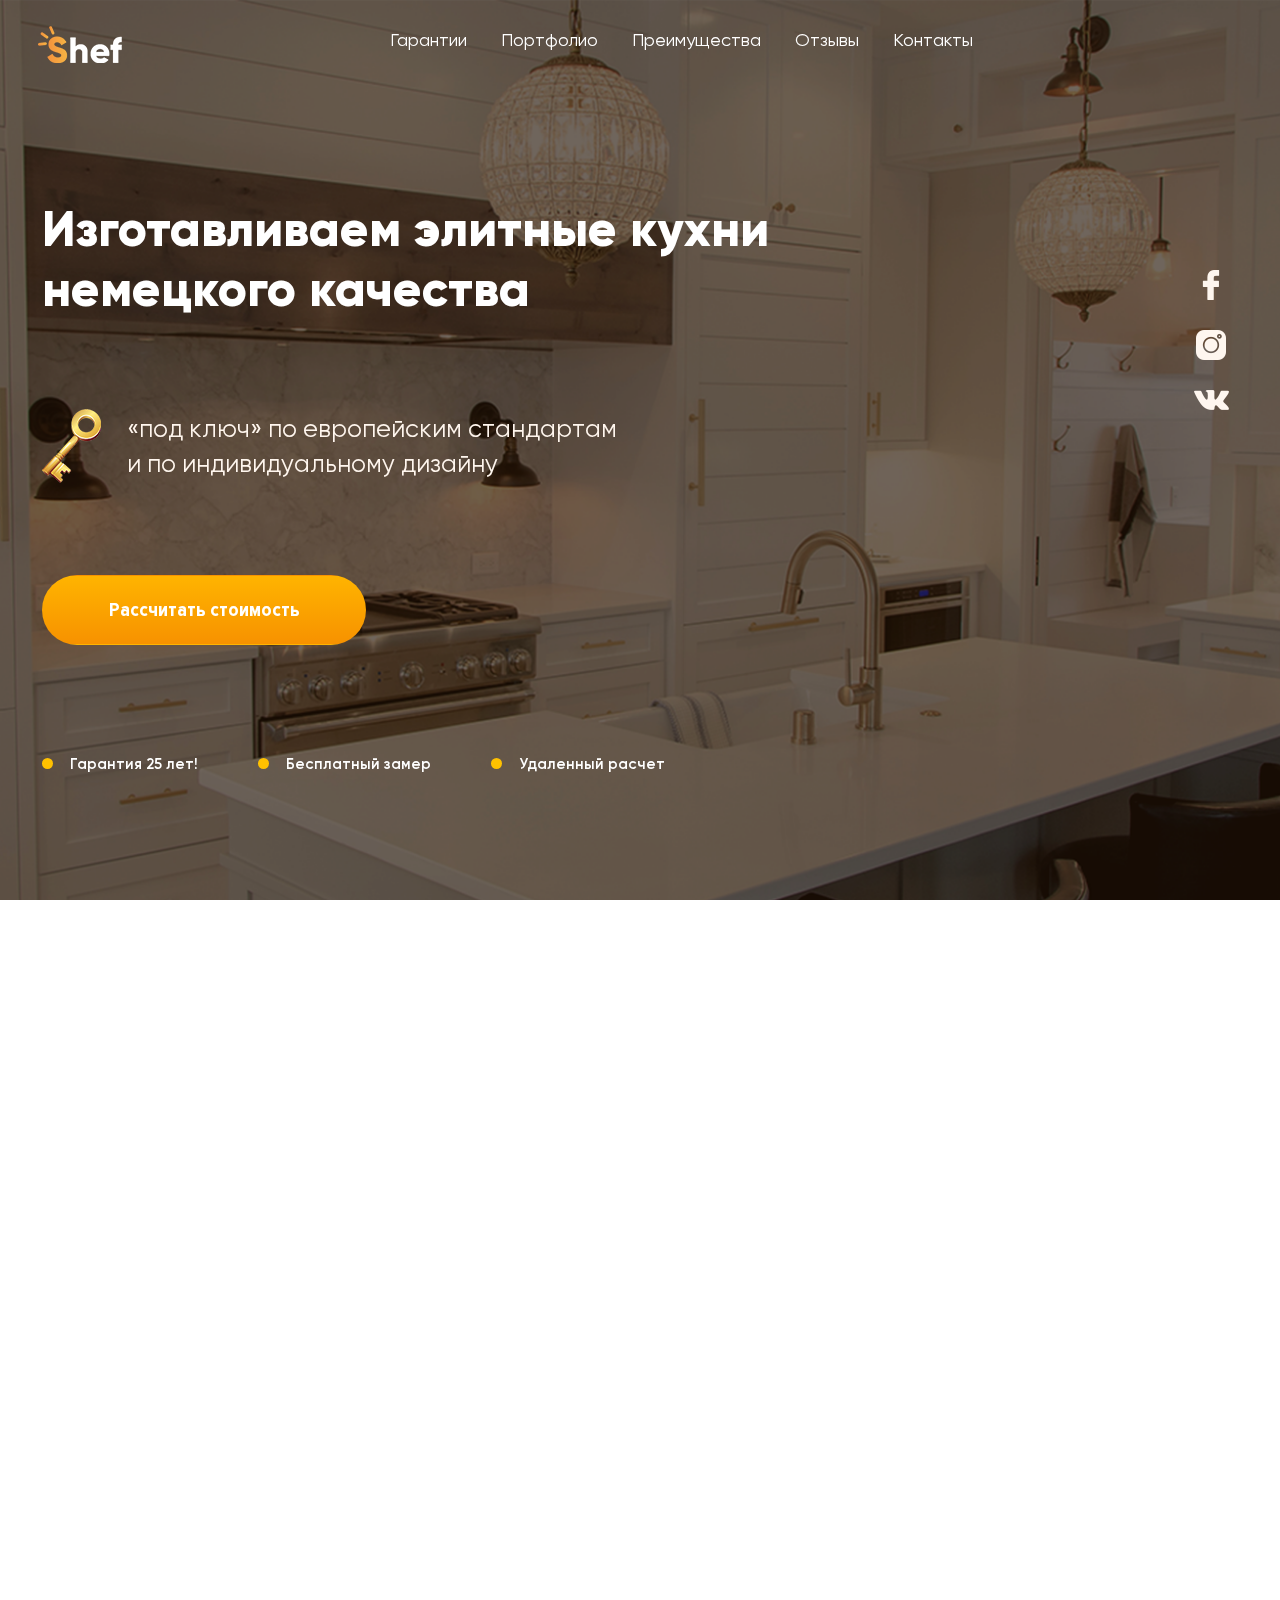
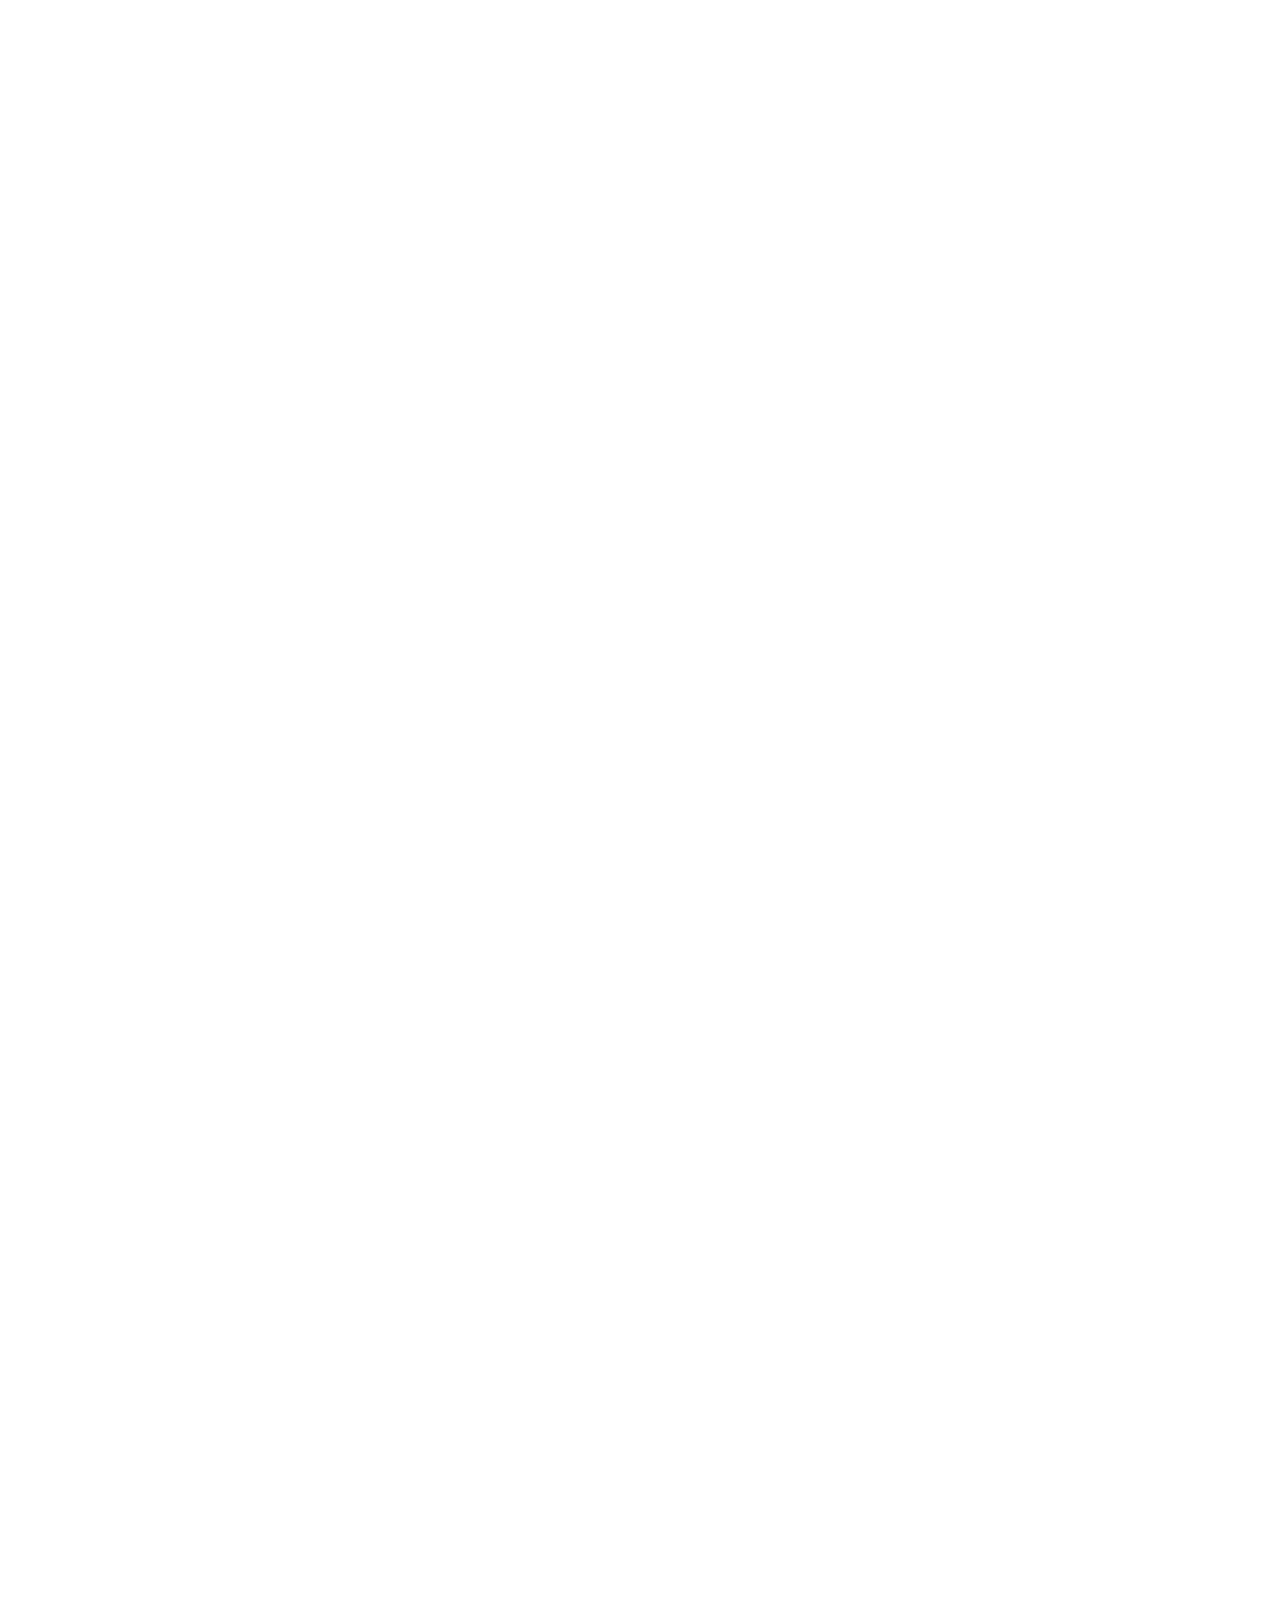
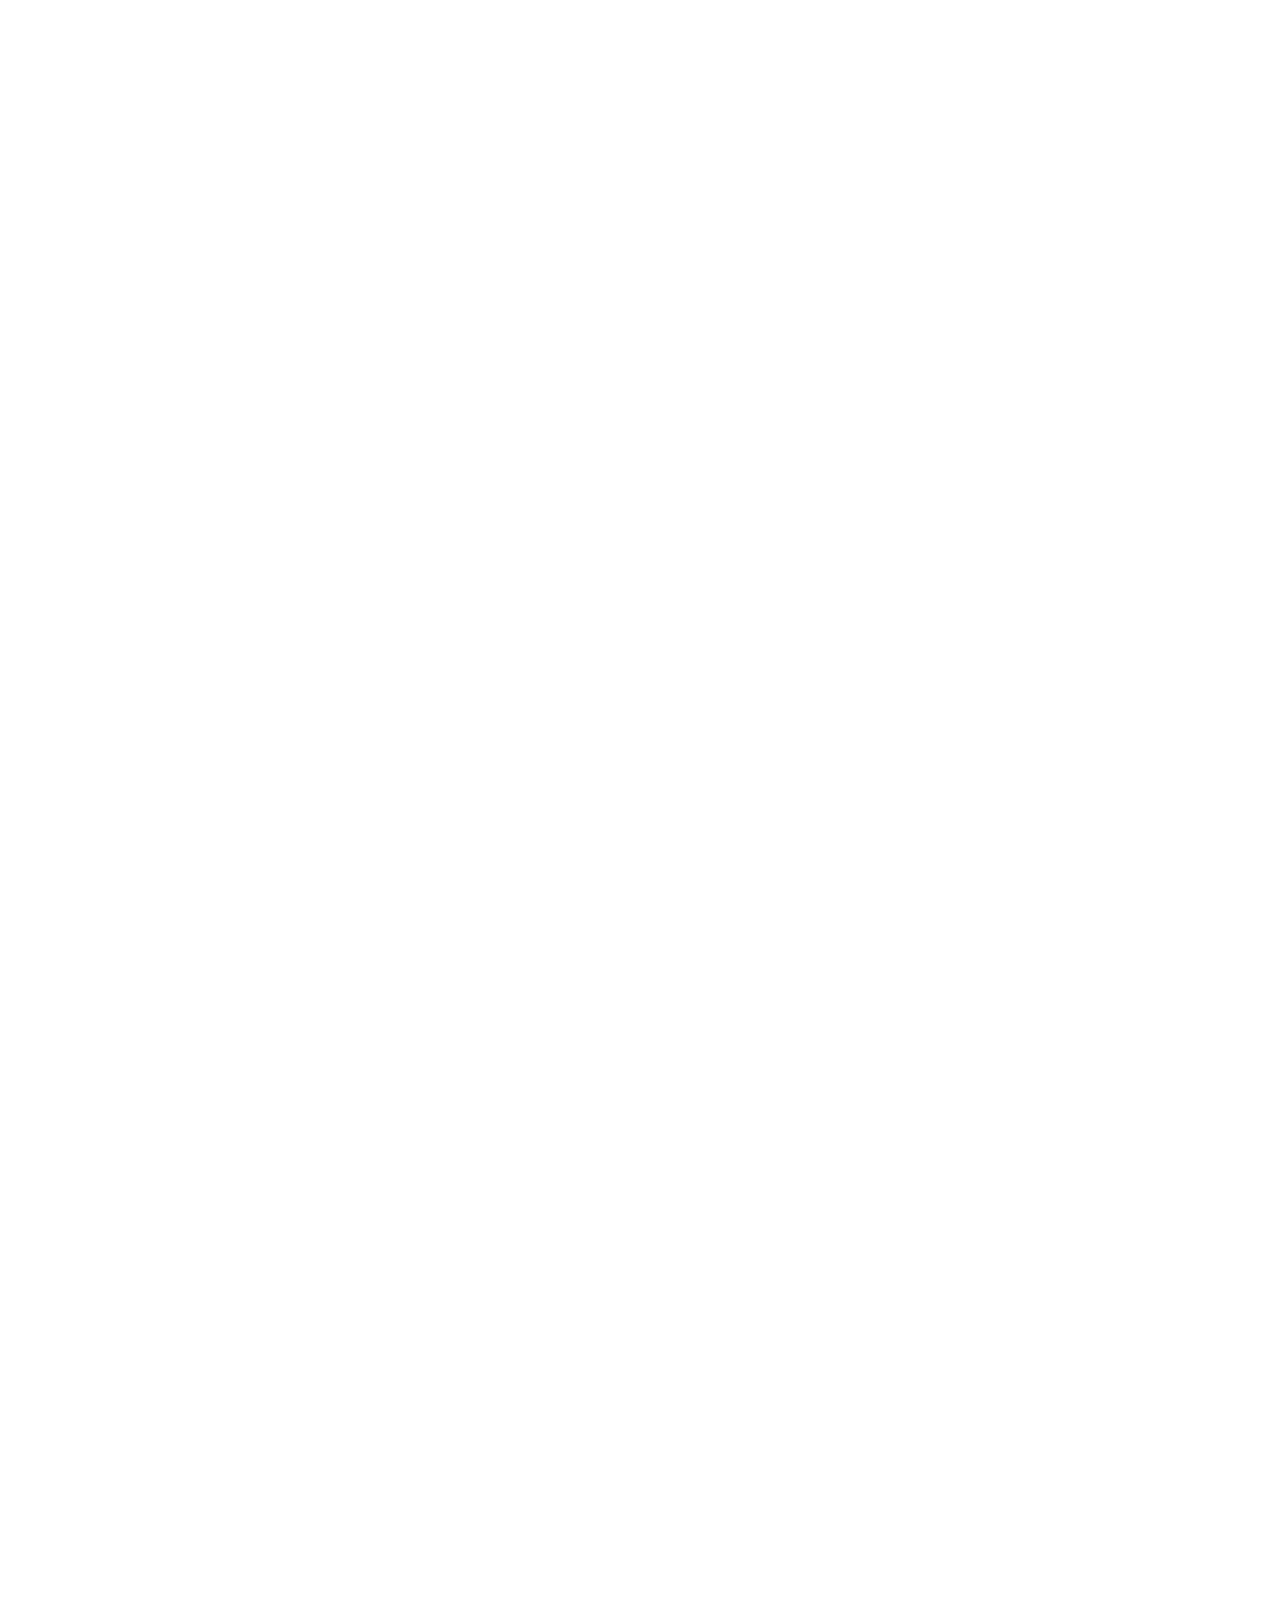
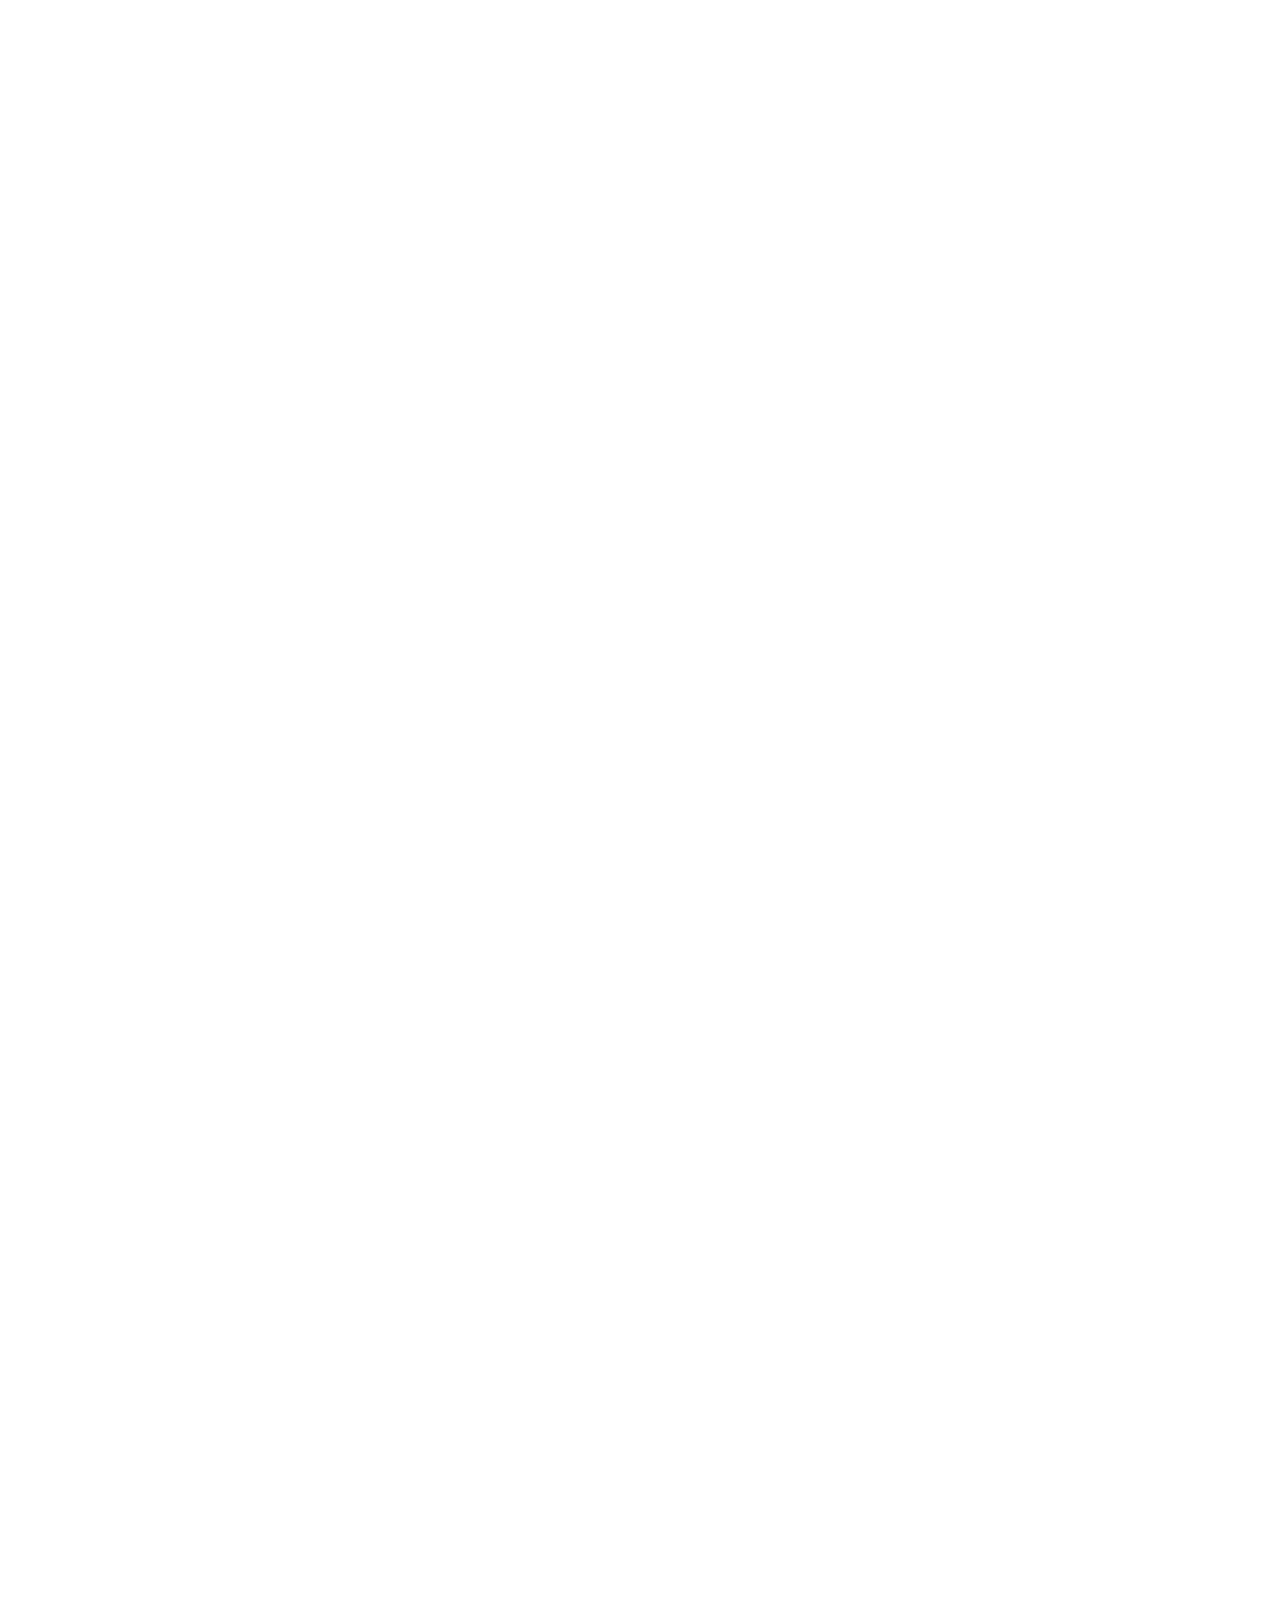
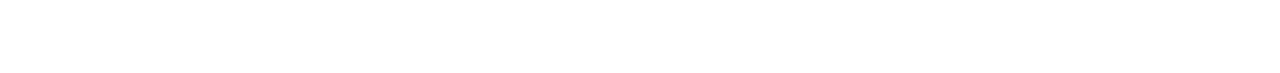
<file: index.html>
<!DOCTYPE html>
<html lang="en">
<head>
    <meta charset="UTF-8">
    <title>Kitchen</title>
    <link rel="stylesheet" href="src/styles/bootstrap.min.css">
    <link rel="stylesheet" href="src/styles/jquery-ui.min.css">
    <!--    <link rel="stylesheet" href="src/styles/slick.css">-->
    <link rel="stylesheet" href="src/styles/slick-theme.css">
    <link rel="stylesheet" href="src/styles/animate.min.css">

    <meta name="viewport" content="width-device-width, initial-scale=1.0">
    <link rel="stylesheet/less" href="src/styles/style.less">
    <link rel="stylesheet/less" href="src/styles/adaptive.less">

</head>
<body>

<section class="main">
    <header class="header">
        <div class="container d-flex justify-content-between">
            <div class="logo">
                <img src="src/images/logo.png" alt="logo">
            </div>
            <nav class="menu" id="menu">
                <ul>
                    <li>
                        <a href="#section-warranties">Гарантии</a>
                    </li>
                    <li>
                        <a href="#section-example">Портфолио</a>
                    </li>
                    <li>
                        <a href="#section-benefit">Преимущества</a>
                    </li>
                    <li>
                        <a href="#section-reviews">Отзывы</a>
                    </li>
                    <li>
                        <a href="#section-contacts">Контакты</a>
                    </li>
                </ul>
                <div class="close" id="close">
                    <svg version="1.1" id="Layer_1" xmlns="http://www.w3.org/2000/svg"
                         xmlns:xlink="http://www.w3.org/1999/xlink" x="0px" y="0px"
                         viewBox="0 0 492 492" style="enable-background:new 0 0 492 492;" xml:space="preserve">
                    <g>
	                <g>
		            <path d="M300.188,246L484.14,62.04c5.06-5.064,7.852-11.82,7.86-19.024c0-7.208-2.792-13.972-7.86-19.028L468.02,7.872
			c-5.068-5.076-11.824-7.856-19.036-7.856c-7.2,0-13.956,2.78-19.024,7.856L246.008,191.82L62.048,7.872
			c-5.06-5.076-11.82-7.856-19.028-7.856c-7.2,0-13.96,2.78-19.02,7.856L7.872,23.988c-10.496,10.496-10.496,27.568,0,38.052
			L191.828,246L7.872,429.952c-5.064,5.072-7.852,11.828-7.852,19.032c0,7.204,2.788,13.96,7.852,19.028l16.124,16.116
			c5.06,5.072,11.824,7.856,19.02,7.856c7.208,0,13.968-2.784,19.028-7.856l183.96-183.952l183.952,183.952
			c5.068,5.072,11.824,7.856,19.024,7.856h0.008c7.204,0,13.96-2.784,19.028-7.856l16.12-16.116
			c5.06-5.064,7.852-11.824,7.852-19.028c0-7.204-2.792-13.96-7.852-19.028L300.188,246z"/>
	                </g>
                    </g>
                    </svg>
                </div>
                <div id="burger">
                    <svg enable-background="new 0 0 512 512" height="512" viewBox="0 0 512 512" width="512"
                         xmlns="http://www.w3.org/2000/svg">
                        <path d="m464.883 64.267h-417.766c-25.98 0-47.117 21.136-47.117 47.149 0 25.98 21.137 47.117 47.117 47.117h417.766c25.98 0 47.117-21.137 47.117-47.117 0-26.013-21.137-47.149-47.117-47.149z"/>
                        <path d="m464.883 208.867h-417.766c-25.98 0-47.117 21.136-47.117 47.149 0 25.98 21.137 47.117 47.117 47.117h417.766c25.98 0 47.117-21.137 47.117-47.117 0-26.013-21.137-47.149-47.117-47.149z"/>
                        <path d="m464.883 353.467h-417.766c-25.98 0-47.117 21.137-47.117 47.149 0 25.98 21.137 47.117 47.117 47.117h417.766c25.98 0 47.117-21.137 47.117-47.117 0-26.012-21.137-47.149-47.117-47.149z"/>
                    </svg>
                </div>
            </nav>
            <div class="contacts opacity-0">
                +
            </div>
        </div>
    </header>

    <div class="socials-fixed">
        <div class="facebook">
            <img src="src/images/facebook-logo.png" alt="faceebok">
        </div>
        <div class="instagram">
            <img src="src/images/instagram-logo.png" alt="instagram">
        </div>
        <div class="vk">
            <img src="src/images/vk-logo.png" alt="vk">
        </div>
    </div>

    <div class="container">
        <div class="main-tittle">
            <h1>
                Изготавливаем элитные кухни немецкого качества
            </h1>
        </div>
        <div class="main-body">
            <div class="key">
                <img src="src/images/key.png" alt="key">
            </div>
            <div class="main-text">
                «под ключ» по европейским стандартам
                и по индивидуальному дизайну
            </div>
        </div>
        <div class="main-actions">
            <button class="btn wow animate__heartBeat" id="calculate">Рассчитать стоимость</button>
        </div>
        <div class="main-pluses">
            <div class="point"></div>
            <div class="plus">Гарантия 25 лет!</div>
            <div class="point"></div>
            <div class="plus">Бесплатный замер</div>
            <div class="point"></div>
            <div class="plus">Удаленный расчет</div>
        </div>
    </div>
</section>

<div class="orange-block"></div>

<section class="warranties" id="section-warranties">
    <div class="container">

        <div class="warranties-tittle">
            <div class="strip"></div>
            <h2>Мы гарантируем <span>нашим клиентам</span></h2>
        </div>

        <div class="warranty1">
            <div class="warranty-tittle">Качество высокого уровня</div>
            <div class="warranty-text">
                Кухни производятся на фабрике, оснащенной современным итальянским оборудованием. Это значит, что
                Ваша
                кухня будет сделана с ювелирной точностью - все детали выполнены ровно по размеру.
            </div>
            <div class="number">1</div>
        </div>

        <div class="warranty2">
            <div class="warranty-tittle">Гарантию надежности</div>
            <div class="warranty-text">
                Гарантия на кухонный гарнитур и ассесуары - 25 лет!
                Если за это время Вы обнаружите недостатки,
                мы устраняем их за свой счет.
            </div>
            <div class="number">2</div>
        </div>

        <div class="warranty3">
            <div class="warranty-tittle">Отсутствие скрытых комиссий</div>
            <div class="warranty-text">
                Мы сразу называем конечную цену за гарнитур - дополнительных расходов у Вас не будет. Вы платите
                только за изготовление. Дизайн-проект, выезд
                замерщика и дизайнера — это бесплатно.
            </div>
            <div class="number">3</div>
        </div>

        <div class="warranty4">
            <div class="warranty-tittle">Твердые сроки</div>
            <div class="warranty-text">
                Вам не придется ждать новую кухню 2 месяца.
                Сроки изготовления гарнитура отражены
                в нашем договоре.
            </div>
            <div class="number">4</div>
        </div>
    </div>
</section>

<section class="example" id="section-example">
    <div class="container">

        <div class="example-tittle">
            <div class="strip"></div>
            <h2>Такие кухни мы реализовали <span>для наших клиентов</span></h2>
        </div>

        <div class="example-text">
            Каждый наш проект — уникальный и неповторимый. За всю историю существования нашей компании —
            а это целых 11 лет — у нас еще не было ни одной похожей кухни. Ниже в нашем портфолио вы найдете
            проекты, которыми мы очень гордимся.
        </div>

        <div class="example-main">
            <div id="carouselExampleIndicators" class="carousel slide">
                <div class="carousel-indicators">
                    <button type="button" data-bs-target="#carouselExampleIndicators" data-bs-slide-to="0"
                            class="active" aria-current="true" aria-label="Slide 1"></button>
                    <button type="button" data-bs-target="#carouselExampleIndicators" data-bs-slide-to="1"
                            aria-label="Slide 2"></button>
                    <button type="button" data-bs-target="#carouselExampleIndicators" data-bs-slide-to="2"
                            aria-label="Slide 3"></button>
                    <button type="button" data-bs-target="#carouselExampleIndicators" data-bs-slide-to="3"
                            aria-label="Slide 3"></button>
                    <button type="button" data-bs-target="#carouselExampleIndicators" data-bs-slide-to="4"
                            aria-label="Slide 3"></button>
                </div>
                <div class="carousel-inner">
                    <div class="carousel-item active">
                        <img src="src/images/kitchen_photo_1.png" class="d-block w-100" alt="...">
                    </div>
                    <div class="carousel-item">
                        <img src="src/images/kitchen_photo_1.png" class="d-block w-100" alt="...">
                    </div>
                    <div class="carousel-item">
                        <img src="src/images/kitchen_photo_1.png" class="d-block w-100" alt="...">
                    </div>
                    <div class="carousel-item">
                        <img src="src/images/kitchen_photo_1.png" class="d-block w-100" alt="...">
                    </div>
                    <div class="carousel-item">
                        <img src="src/images/kitchen_photo_1.png" class="d-block w-100" alt="...">
                    </div>
                </div>
                <button class="carousel-control-prev" type="button" data-bs-target="#carouselExampleIndicators"
                        data-bs-slide="prev">
                    <span class="carousel-control-prev-icon" aria-hidden="true"></span>
                    <span class="visually-hidden">Previous</span>
                </button>
                <button class="carousel-control-next" type="button" data-bs-target="#carouselExampleIndicators"
                        data-bs-slide="next">
                    <span class="carousel-control-next-icon" aria-hidden="true"></span>
                    <span class="visually-hidden">Next</span>
                </button>
            </div>

            <div class="example-content">
                <div class="content-number">
                    №15
                </div>
                <div class="content-tittle">
                    Кухня в скандинавском стиле
                </div>
                <div class="content-description">
                    <div class="parameters">
                        <div class="param">
                            Материал:
                        </div>
                        <div class="param">
                            Планировка:
                        </div>
                        <div class="param">
                            Скинали:
                        </div>
                        <div class="param">
                            Столешница:
                        </div>
                        <div class="param">
                            Размер кухни:
                        </div>
                    </div>
                    <div class="values">
                        <div class="value">
                            Пластик Феникс
                        </div>
                        <div class="value">
                            Прямолинейная
                        </div>
                        <div class="value">
                            Керамическая плитка
                        </div>
                        <div class="value">
                            Постформинг Egger
                        </div>
                        <div class="value">
                            2200 x 2300 мм
                        </div>
                    </div>
                </div>
                <div class="content-time-money-place">
                    <div class="place">
                        <div class="place-image">
                            <img src="src/images/maps-and-flags.png" alt="">
                        </div>
                        <div class="place-text">
                            Москва
                        </div>
                    </div>
                    <div class="hourglass">
                        <div class="hourglass-image">
                            <img src="src/images/hourglass.png" alt="">
                        </div>
                        <div class="hourglass-text">
                            2018 г.
                        </div>
                    </div>
                    <div class="ruble">
                        <div class="ruble-image">
                            <img src="src/images/ruble.png" alt="">
                        </div>
                        <div class="ruble-text">
                            239 000 руб.
                        </div>
                    </div>
                </div>
            </div>
        </div>

        <div class="example-statistics">
            <div class="years">
                <div class="years-image">
                    <img src="src/images/11years.png" alt="">
                </div>
                <div class="years-text">
                    Столко <span>лет</span> наша компания
                    находится на рынке
                </div>
            </div>
            <div class="amount">
                <div class="amount-image">
                    <img src="src/images/425kitchens.png" alt="">
                </div>
                <div class="amount-text">
                    Такое число <span>уникальных кухонь</span>
                    мы создали за это время
                </div>
            </div>
            <div class="employee">
                <div class="employee-image">
                    <img src="src/images/34employee.png" alt="">
                </div>
                <div class="employee-text">
                    Столько <span>сотрудников</span> трудятся
                    для наших клиентов ежедневно
                </div>
            </div>
        </div>
    </div>
</section>

<section class="new-kitchen" id="section-benefit">
    <div class="container">
        <div class="new-kitchen-tittle">
            <div class="strip"></div>
            <h2>Новая кухня с нами — <span>это удобно!</span></h2>
        </div>
        <div class="new-kitchen-main">
            <div class="new-kitchen-main-descriptions">
                <div class="description">
                    <div class="description-tittle">
                        <div class="description-circle"></div>
                        <h3>Дизайн-проект у вас дома</h3>
                    </div>
                    <div class="description-text">
                        Не нужно выкраивать время на поездки по
                        салонам. Дизайнер приедет к Вам домой,
                        привезет образцы материалов, снимет
                        замеры и вместе с Вами разработает проект.
                    </div>
                </div>
                <div class="description">
                    <div class="description-tittle">
                        <div class="description-circle"></div>
                        <h3>Удаленный расчет</h3>
                    </div>
                    <div class="description-text">
                        Мы уточним ваши пожелания по телефону и
                        разработаем дизайн-проект удаленно. После этого
                        останется лишь снять точные замеры.
                    </div>
                </div>
                <div class="description">
                    <div class="description-tittle">
                        <div class="description-circle"></div>
                        <h3>Неограниченные изменения</h3>
                    </div>
                    <div class="description-text">
                        Мы бесплатно вносим в дизайн-проект столько
                        изменений, сколько потребуется для вашей
                        идеальной кухни.
                    </div>
                </div>
            </div>
            <div class="new-kitchen-main-image">
                <img src="src/images/pencil-kitchen.png" alt="">
            </div>
        </div>
        <div class="twentyFive-years-signature">
            <div class="twentyFive">
                <div class="twentyFive-in">
                    <div class="twentyFive-in-top">
                        <div class="top-25">25</div>
                        <div class="top-years">лет</div>
                    </div>
                    <div class="twentyFive-in-bottom">гарантия</div>
                </div>
            </div>
            <div class="signature-border">
                <div class="signature">
                    <div class="signature-top">
                        <div class="signature-top-quot">
                            <img src="src/images/quote.png" alt="quote">
                        </div>
                        <div class="signature-top-text">
                            Мы даем самую большую гарантию на наши кухни,
                            потому что мы производим их сами на своей собственной
                            фабрике и мы твердо уверены в их качестве.
                        </div>
                    </div>
                    <div class="signature-bottom">
                        <div class="signature-bottom-founder">
                            Основатель фабрики «Shef»,
                            Андрей Демидченко
                        </div>
                        <div class="signature-bottom-img">
                            <img src="src/images/signature.png" alt="signature">
                        </div>

                    </div>
                </div>
            </div>

        </div>
    </div>
</section>

<section class="review" id="section-reviews">
    <div class="container">
        <div class="review-tittle">
            <div class="strip"></div>
            <h2>Узнайте, что <span>наши клиенты говорят о нас</span></h2>
        </div>
        <div class="review-text">
            Лучше всего о нашей работе могут рассказать видеоотзывы наших довольных клиентов!
        </div>
        <div class="videos">
            <div class="video">
                <iframe width="485" height="300" src="https://www.youtube.com/embed/SpkzVhtk87E"
                        title="YouTube video player" frameborder="0"
                        allow="accelerometer; autoplay; clipboard-write; encrypted-media; gyroscope; picture-in-picture; web-share"
                        allowfullscreen>
                </iframe>
                <div class="video-tittle">
                    Видеоотзыв о проекте №208
                </div>
            </div>
            <div class="video">
                <iframe width="485" height="300" src="https://www.youtube.com/embed/tLsDDbKbp3g"
                        title="YouTube video player" frameborder="0"
                        allow="accelerometer; autoplay; clipboard-write; encrypted-media; gyroscope; picture-in-picture; web-share"
                        allowfullscreen>
                </iframe>
                <div class="video-tittle">
                    Видеоотзыв о проекте №421
                </div>
            </div>
            <div class="video">
                <iframe width="485" height="300" src="https://www.youtube.com/embed/MWUGyQow5xA"
                        title="YouTube video player" frameborder="0"
                        allow="accelerometer; autoplay; clipboard-write; encrypted-media; gyroscope; picture-in-picture; web-share"
                        allowfullscreen>
                </iframe>
                <div class="video-tittle">
                    Видеоотзыв о проекте №137
                </div>
            </div>
            <div class="video">
                <iframe width="485" height="300" src="https://www.youtube.com/embed/QSUSPnAsbVM"
                        title="YouTube video player" frameborder="0"
                        allow="accelerometer; autoplay; clipboard-write; encrypted-media; gyroscope; picture-in-picture; web-share"
                        allowfullscreen>
                </iframe>
                <div class="video-tittle">
                    Видеоотзыв о проекте №158
                </div>
            </div>
        </div>
    </div>
</section>

<section class="measurer">
    <div class="container">
        <div class="measurer-tittle">
            <div class="strip"></div>
            <h2>Вызовите замерщика <span>на дом бесплатно!</span></h2>
        </div>
        <div class="measurer-text">
            Мы приедем к вам домой, привезем образцы материалов, снимем замеры
            и вместе с Вами разработаем дизайн-проект вашей кухни.
        </div>
        <div class="measurer-main">
            <div class="order-form">
                <div class="order-tittle" id="order-tittle">
                    <h3>Заполните форму,</h3>
                    <span>и мы свяжемся с Вами в ближайшее время</span>
                </div>
                <div class="order-thanks" id="order-thanks">
                    <span>Спасибо! Мы перезвоним вам в течение нескольких минут.</span>
                </div>

                <div class="order">
                    <div>
                        <input type="text" class="order-input" placeholder="Ваше имя" id="name">
                        <div class="error-input">Необходимо ввести Ваше имя</div>
                    </div>

                    <div>
                        <input type="text" class="order-input" placeholder="+7 (___) ___ - __ - __" id="phone">
                        <div class="error-input">Необходимо ввести Ваш телефон</div>
                    </div>

                    <div>
                        <input type="text" class="order-input" placeholder="Желаемая дата и время" id="date">
                        <div class="error-input">Необходимо ввести дату и время</div>
                    </div>

                    <button type="button" class="order-btn" id="submit">Вызвать замерщика</button>
                </div>
            </div>
            <div class="measurer-img">
                <img src="src/images/measurer.png" alt="measurer">
            </div>
        </div>
    </div>
</section>

<footer class="footer" id="section-contacts">
    <div class="orange-block"></div>
    <div class="footer-back">
        <div class="container">
            <div class="footer-top">
                <div class="logo-socials">
                    <div class="logo">
                        <img src="src/images/logo.png" alt="logo">
                    </div>
                    <div class="socials">
                        <div class="facebook">
                            <img src="src/images/facebook-logo.png" alt="faceebok">
                        </div>
                        <div class="instagram">
                            <img src="src/images/instagram-logo.png" alt="instagram">
                        </div>
                        <div class="vk">
                            <img src="src/images/vk-logo.png" alt="vk">
                        </div>
                    </div>
                </div>
                <div class="address">
                    <div class="address-tittle">
                        Наш офис находится по адресу:
                    </div>
                    <div class="address-text">
                        г. Москва, ул. Фруктовая, 11 (строение 1)
                    </div>
                </div>
                <div class="work-time">
                    <div class="work-time-tittle">
                        Мы работаем:
                    </div>
                    <div class="work-time-text">
                        Ежедневно, с 9:00 до 20:00
                    </div>
                </div>
                <div class="contacts">
                    <div class="contacts-phone">
                        <div class="phone-img">
                            <img src="src/images/phone.png" alt="phone">
                        </div>
                        <div class="phone-number">
                            +7 (925) 877 77 65
                        </div>
                    </div>
                    <div class="contacts-mail">
                        <div class="mail-img">
                            <img src="src/images/mail.png" alt="mail">
                        </div>
                        <div class="mail-mail">
                            shef@gmail.com
                        </div>
                    </div>
                </div>
            </div>
            <div class="footer-bottom">
                <div class="rights">
                    Все права защищены, 2019
                </div>
            </div>
        </div>
    </div>

</footer>

<div class="loader">
    <div class="lds-spinner">
        <div></div>
        <div></div>
        <div></div>
        <div></div>
        <div></div>
        <div></div>
        <div></div>
        <div></div>
        <div></div>
        <div></div>
        <div></div>
        <div></div>
    </div>
</div>

<div class="popup" id="popup">
    <div class="popup-tittle">
        <h2>Заказать звонок</h2>
    </div>
    <div class="popup-thanks">
        Спасибо! Мы перезвоним вам в течение нескольких минут
    </div>
    <div class="popup-text">
        Оставьте заявку и наш менеджер свяжется с Вами в течение 10 минут.
    </div>
    <div class="popup-order">
        <div class="popup-order-img">
            <img src="src/images/popup-phone.png" alt="phone">
        </div>
        <div class="popup-order-actions">
            <div>
                <input type="text" class="order-input" placeholder="Ваше имя" id="namePopup">
                <div class="error-popup-input">Необходимо ввести Ваше имя</div>
            </div>

            <div>
                <input type="text" class="order-input" placeholder="+7 (___) ___ - __ - __" id="phonePopup">
                <div class="error-popup-input">Необходимо ввести Ваш телефон</div>
            </div>

            <button type="button" class="order-btn" id="submitPopup">Заказать звонок</button>

            <div class="confidential">
                Нажимая на кнопку, Вы соглашаетесь с
                <a href="#">Персональной обработкой данных</a>
            </div>

        </div>
    </div>
</div>

<script src="src/scripts/jquery-3.6.2.min.js"></script>
<script src="src/scripts/jquery-ui.min.js"></script>
<!--<script src="src/scripts/slick.min.js"></script>-->
<script src="src/scripts/less.js"></script>
<script src="src/scripts/bootstrap.min.js"></script>
<script src="src/scripts/jquery.inputmask.min.js"></script>
<script src="src/scripts/wow.min.js"></script>

<script src="src/scripts/main.js"></script>

</body>
</html>
</file>
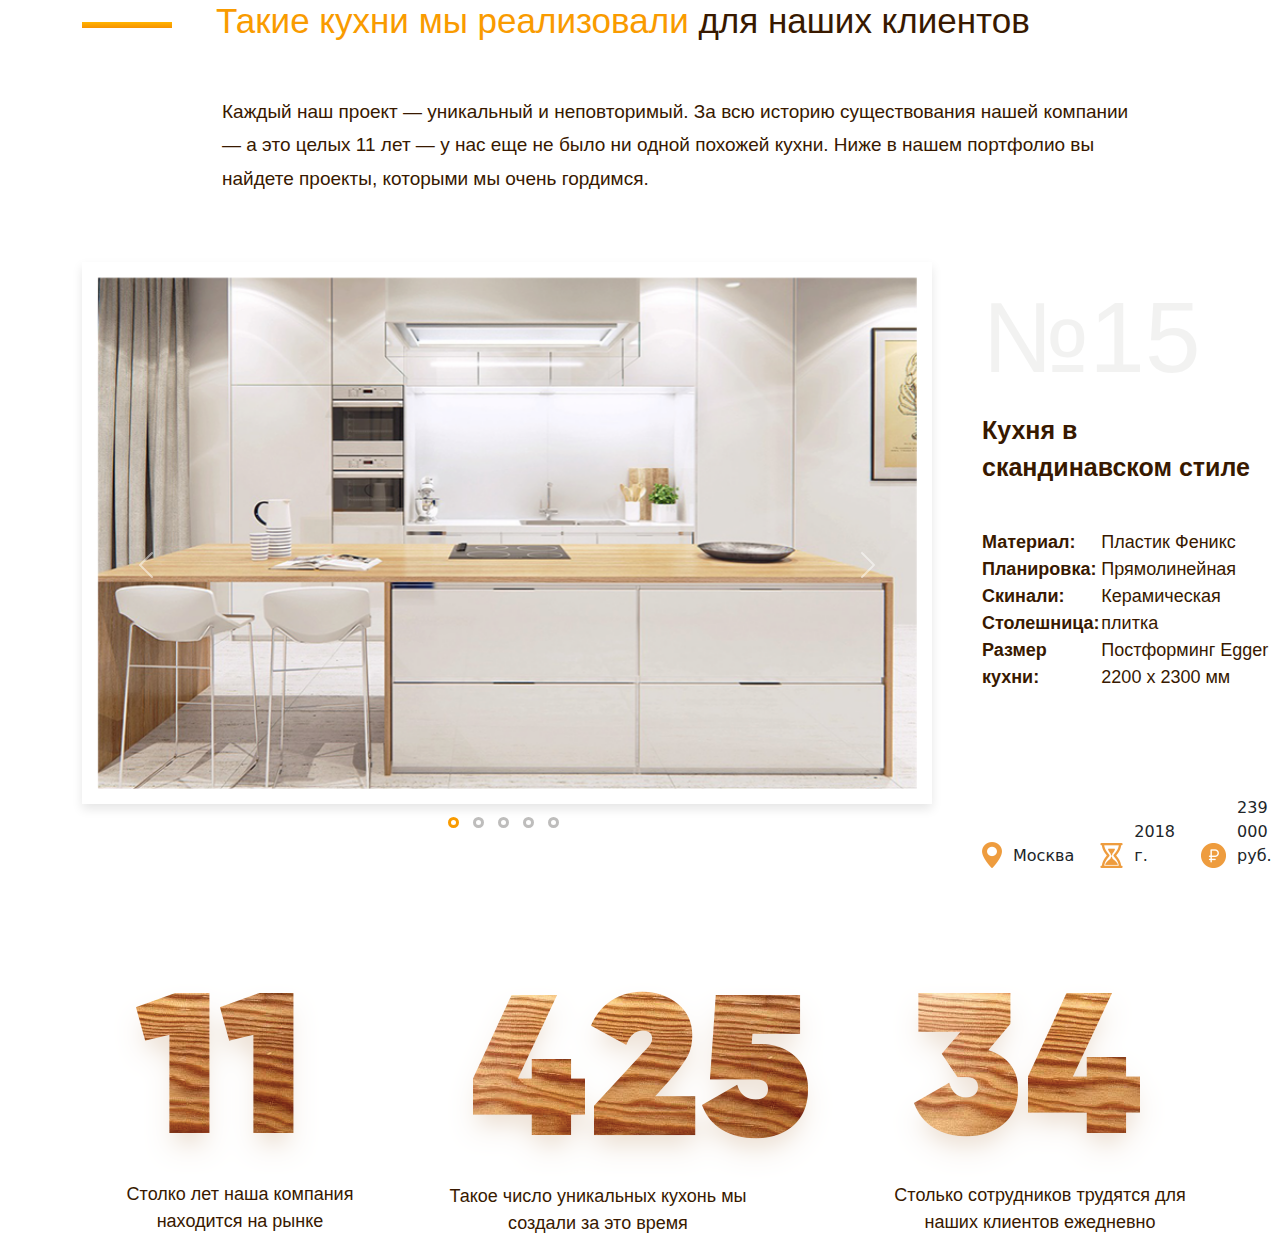
<file: src/parts/example.html>
<!DOCTYPE html>
<html lang="en">
<head>
    <meta charset="UTF-8">
    <title>Title</title>
    <link rel="stylesheet" href="../styles/bootstrap.min.css">

    <link rel="stylesheet/less" href="exampleStyle.less">
</head>
<body>

<section class="example">
    <div class="container">

        <div class="example-tittle">
            <div class="strip"></div>
            <h2>Такие кухни мы реализовали <span>для наших клиентов</span></h2>
        </div>

        <div class="example-text">
            Каждый наш проект — уникальный и неповторимый. За всю историю существования нашей компании —
            а это целых 11 лет — у нас еще не было ни одной похожей кухни. Ниже в нашем портфолио вы найдете
            проекты, которыми мы очень гордимся.
        </div>

        <div class="example-main">
            <div id="carouselExampleIndicators" class="carousel slide">
                <div class="carousel-indicators">
                    <button type="button" data-bs-target="#carouselExampleIndicators" data-bs-slide-to="0" class="active" aria-current="true" aria-label="Slide 1"></button>
                    <button type="button" data-bs-target="#carouselExampleIndicators" data-bs-slide-to="1" aria-label="Slide 2"></button>
                    <button type="button" data-bs-target="#carouselExampleIndicators" data-bs-slide-to="2" aria-label="Slide 3"></button>
                    <button type="button" data-bs-target="#carouselExampleIndicators" data-bs-slide-to="3" aria-label="Slide 3"></button>
                    <button type="button" data-bs-target="#carouselExampleIndicators" data-bs-slide-to="4" aria-label="Slide 3"></button>
                </div>
                <div class="carousel-inner">
                    <div class="carousel-item active">
                        <img src="../images/kitchen_photo_1.png" class="d-block w-100" alt="...">
                    </div>
                    <div class="carousel-item">
                        <img src="../images/kitchen_photo_1.png" class="d-block w-100" alt="...">
                    </div>
                    <div class="carousel-item">
                        <img src="../images/kitchen_photo_1.png" class="d-block w-100" alt="...">
                    </div>
                    <div class="carousel-item">
                        <img src="../images/kitchen_photo_1.png" class="d-block w-100" alt="...">
                    </div>
                    <div class="carousel-item">
                        <img src="../images/kitchen_photo_1.png" class="d-block w-100" alt="...">
                    </div>
                </div>
                <button class="carousel-control-prev" type="button" data-bs-target="#carouselExampleIndicators" data-bs-slide="prev">
                    <span class="carousel-control-prev-icon" aria-hidden="true"></span>
                    <span class="visually-hidden">Previous</span>
                </button>
                <button class="carousel-control-next" type="button" data-bs-target="#carouselExampleIndicators" data-bs-slide="next">
                    <span class="carousel-control-next-icon" aria-hidden="true"></span>
                    <span class="visually-hidden">Next</span>
                </button>
            </div>

            <div class="example-content">
                <div class="content-number">
                    №15
                </div>
                <div class="content-tittle">
                    Кухня в скандинавском стиле
                </div>
                <div class="content-description">
                    <div class="parameters">
                        <div class="param">
                            Материал:
                        </div>
                        <div class="param">
                            Планировка:
                        </div>
                        <div class="param">
                            Скинали:
                        </div>
                        <div class="param">
                            Столешница:
                        </div>
                        <div class="param">
                            Размер кухни:
                        </div>
                    </div>
                    <div class="values">
                        <div class="value">
                            Пластик Феникс
                        </div>
                        <div class="value">
                            Прямолинейная
                        </div>
                        <div class="value">
                            Керамическая плитка
                        </div>
                        <div class="value">
                            Постформинг Egger
                        </div>
                        <div class="value">
                            2200 x 2300 мм
                        </div>
                    </div>
                </div>
                <div class="content-time-money-place">
                    <div class="place">
                        <div class="place-image">
                            <img src="../images/maps-and-flags.png" alt="">
                        </div>
                        <div class="place-text">
                            Москва
                        </div>
                    </div>
                    <div class="hourglass">
                        <div class="hourglass-image">
                            <img src="../images/hourglass.png" alt="">
                        </div>
                        <div class="hourglass-text">
                            2018 г.
                        </div>
                    </div>
                    <div class="ruble">
                        <div class="ruble-image">
                            <img src="../images/ruble.png" alt="">
                        </div>
                        <div class="ruble-text">
                            239 000 руб.
                        </div>
                    </div>
                </div>
            </div>
        </div>

        <div class="example-statistics">
            <div class="years">
                <div class="years-image">
                    <img src="../images/11years.png" alt="">
                </div>
                <div class="years-text">
                    Столко <span>лет</span> наша компания
                    находится на рынке
                </div>
            </div>
            <div class="amount">
                <div class="amount-image">
                    <img src="../images/425kitchens.png" alt="">
                </div>
                <div class="amount-text">
                    Такое число <span>уникальных кухонь</span>
                    мы создали за это время
                </div>
            </div>
            <div class="employee">
                <div class="employee-image">
                    <img src="../images/34employee.png" alt="">
                </div>
                <div class="employee-text">
                    Столько <span>сотрудников</span> трудятся
                    для наших клиентов ежедневно
                </div>
            </div>
        </div>
    </div>
</section>


<script src="../scripts/jquery-3.6.2.min.js"></script>
<script src="../scripts/jquery-ui.min.js"></script>
<script src="../scripts/slick.min.js"></script>
<script src="../scripts/less.js"></script>
<script src="../scripts/bootstrap.min.js"></script>

<script src="../scripts/main.js"></script>

</body>
</html>
</file>
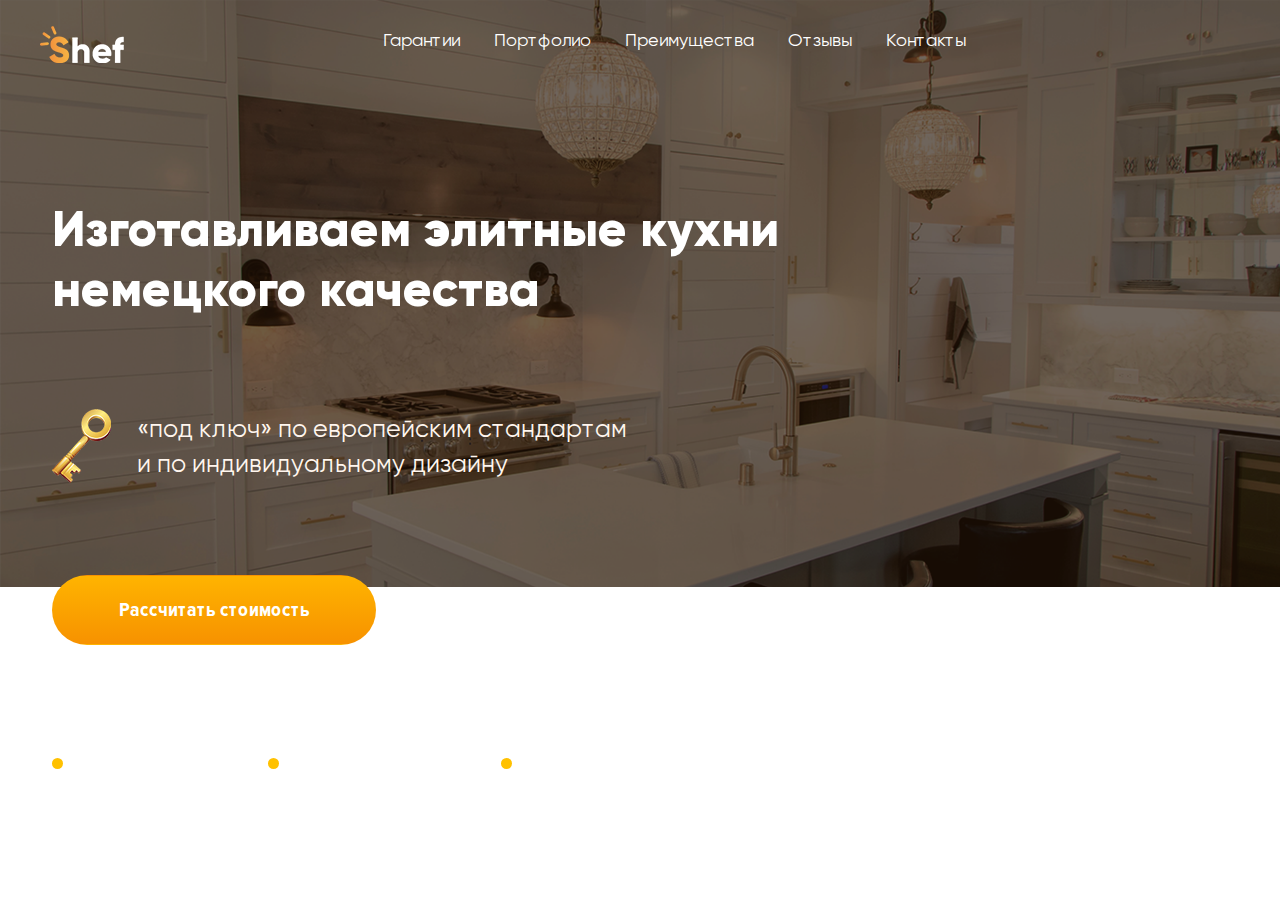
<file: src/parts/header+main.html>
<!DOCTYPE html>
<html lang="en">
<head>
    <meta charset="UTF-8">
    <title>Kitchens</title>
    <link rel="stylesheet" href="../styles/bootstrap.min.css">
    <link rel="stylesheet/less" href="header+main.less">
    <script src="../scripts/less.js"></script>
    <!--    // свои стили-->

    <meta name="viewport" content="width-device-width, initial-scale=1.0">
</head>
<body>

<header class="header">
    <div class="container d-flex justify-content-between">
        <div class="logo">
            <img src="../images/logo.png" alt="logo">
        </div>
        <nav class="menu" id="menu">
            <ul>
                <li>
                    <a href="#">Гарантии</a>
                </li>
                <li>
                    <a href="#">Портфолио</a>
                </li>
                <li>
                    <a href="#">Преимущества</a>
                </li>
                <li>
                    <a href="#">Отзывы</a>
                </li>
                <li>
                    <a href="#">Контакты</a>
                </li>
            </ul>
        </nav>
        <div class="contacts opacity-0">
            +
        </div>
    </div>
</header>

<section class="main">
    <div class="container">
        <div class="main-tittle">
            <h1>
                Изготавливаем элитные кухни немецкого качества
            </h1>
        </div>
        <div class="main-body">
            <div class="key">
                <img src="../images/key.png" alt="key">
            </div>
            <div class="main-text">
                «под ключ» по европейским стандартам
                и по индивидуальному дизайну
            </div>
        </div>
        <div class="main-actions">
            <button class="btn">Рассчитать стоимость</button>
        </div>
        <div class="main-pluses">
            <div class="point"></div>
            <div class="plus">Гарантия 25 лет!</div>
            <div class="point"></div>
            <div class="plus">Бесплатный замер</div>
            <div class="point"></div>
            <div class="plus">Удаленный расчет</div>
        </div>
    </div>
</section>

<!--<div class="strip"></div>-->


<script src="../scripts/bootstrap.min.js"></script>
<!--свои скрипты-->
</body>
</html>
</file>
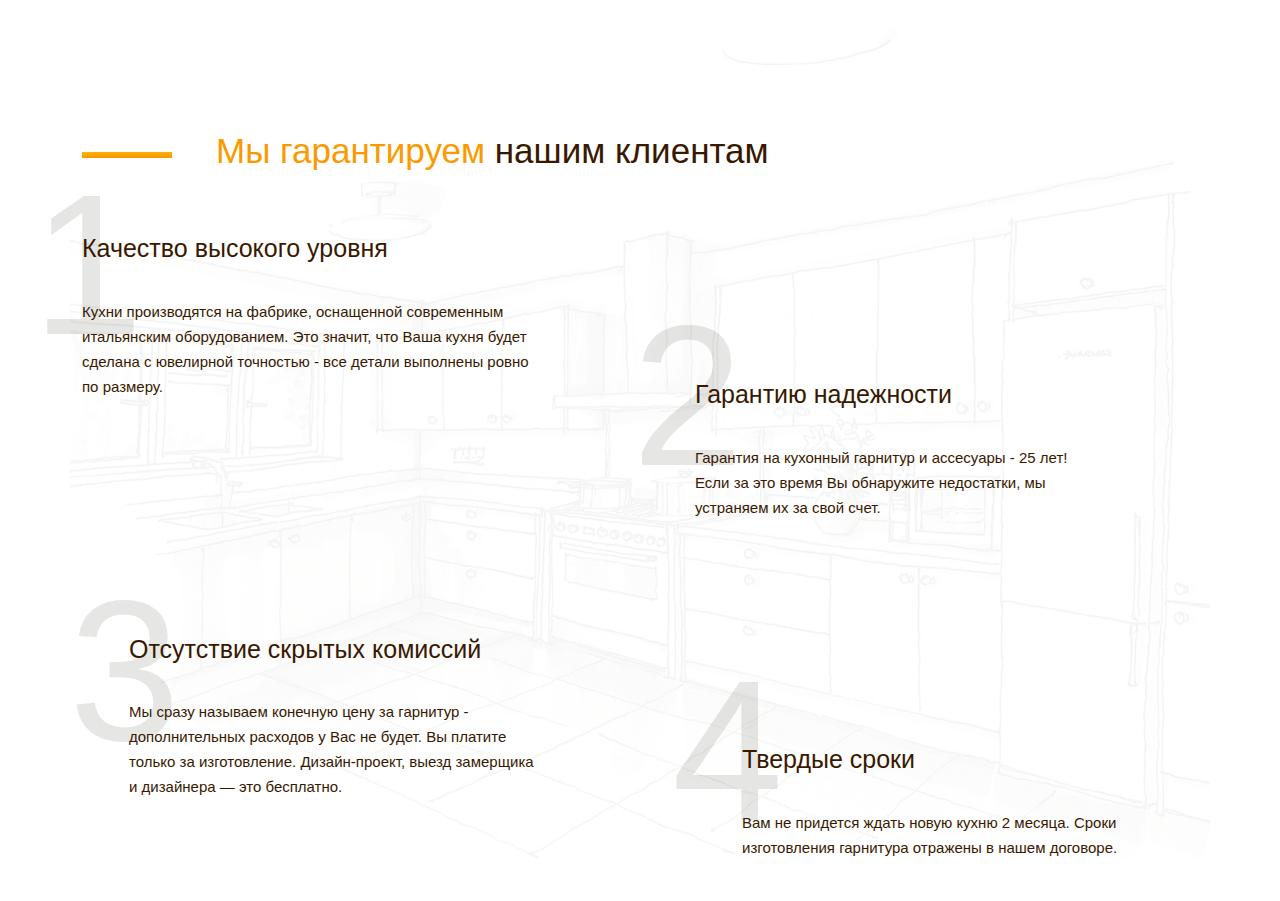
<file: src/parts/warranty.html>
<!DOCTYPE html>
<html lang="en">
<head>
    <meta charset="UTF-8">
    <title>Title</title>
    <link rel="stylesheet" href="../styles/bootstrap.min.css">
    <link rel="stylesheet/less" href="warrantyStyle.less">

    <script src="../scripts/less.js"></script>
    <script src="../scripts/bootstrap.min.js"></script>

</head>
<body>

<section class="warranties">
    <div class="container">

        <div class="warranties-tittle">
            <div class="strip"></div>
            <h2>Мы гарантируем <span>нашим клиентам</span></h2>
        </div>

        <div class="warranty1">
            <div class="warranty-tittle">Качество высокого уровня</div>
            <div class="warranty-text">
                Кухни производятся на фабрике, оснащенной современным итальянским оборудованием. Это значит, что
                Ваша
                кухня будет сделана с ювелирной точностью - все детали выполнены ровно по размеру.
            </div>
            <div class="number">1</div>
        </div>

        <div class="warranty2">
            <div class="warranty-tittle">Гарантию надежности</div>
            <div class="warranty-text">
                Гарантия на кухонный гарнитур и ассесуары - 25 лет!
                Если за это время Вы обнаружите недостатки,
                мы устраняем их за свой счет.
            </div>
            <div class="number">2</div>
        </div>

        <div class="warranty3">
            <div class="warranty-tittle">Отсутствие скрытых комиссий</div>
            <div class="warranty-text">
                Мы сразу называем конечную цену за гарнитур - дополнительных расходов у Вас не будет. Вы платите
                только за изготовление. Дизайн-проект, выезд
                замерщика и дизайнера — это бесплатно.
            </div>
            <div class="number">3</div>
        </div>

        <div class="warranty4">
            <div class="warranty-tittle">Твердые сроки</div>
            <div class="warranty-text">
                Вам не придется ждать новую кухню 2 месяца.
                Сроки изготовления гарнитура отражены
                в нашем договоре.
            </div>
            <div class="number">4</div>
        </div>
    </div>
</section>


</body>
</html>
</file>
